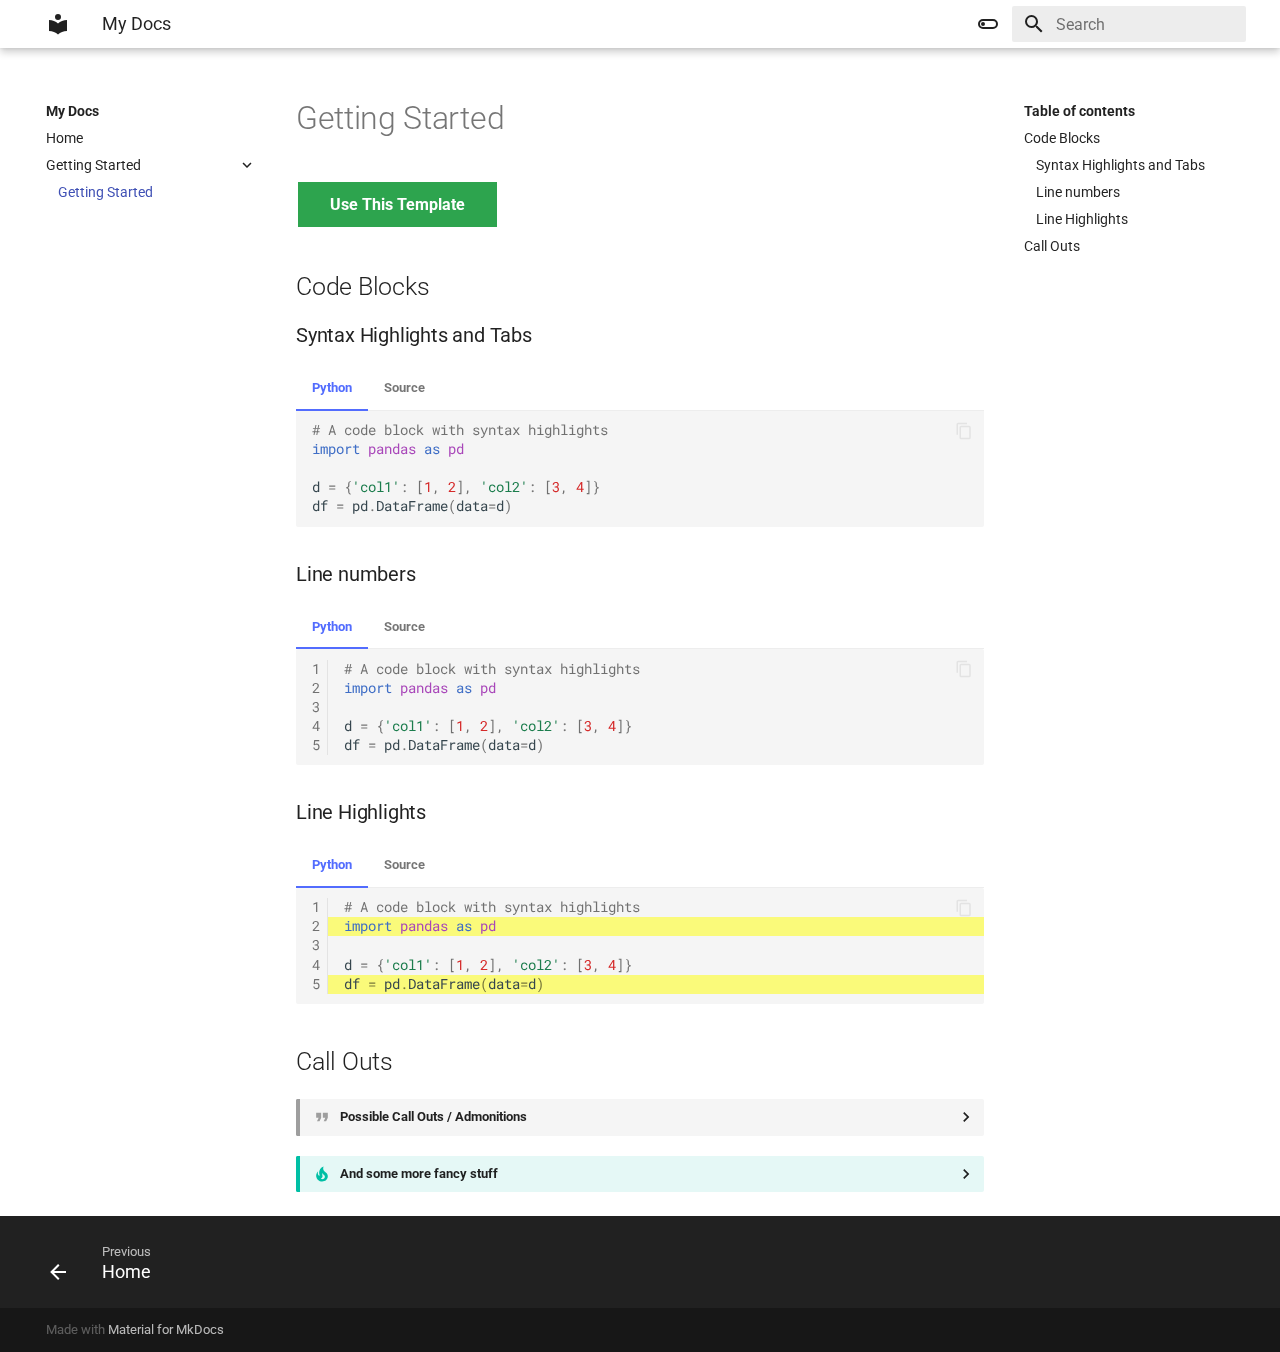
<file: getting-started/index.html>
<!doctype html><html lang=en class=no-js> <head><meta charset=utf-8><meta name=viewport content="width=device-width,initial-scale=1"><link rel=icon href=../assets/images/favicon.png><meta name=generator content="mkdocs-1.2.2, mkdocs-material-7.2.6"><title>Getting Started - My Docs</title><link rel=stylesheet href=../assets/stylesheets/main.802231af.min.css><link rel=stylesheet href=../assets/stylesheets/palette.3f5d1f46.min.css><link rel=preconnect href=https://fonts.gstatic.com crossorigin><link rel=stylesheet href="https://fonts.googleapis.com/css?family=Roboto:300,400,400i,700%7CRoboto+Mono&display=fallback"><style>:root{--md-text-font-family:"Roboto";--md-code-font-family:"Roboto Mono"}</style><link rel=stylesheet href=../stylesheets/extra.css></head> <body dir=ltr data-md-color-scheme=default data-md-color-primary=white data-md-color-accent> <script>function __prefix(e){return new URL("..",location).pathname+"."+e}function __get(e,t=localStorage){return JSON.parse(t.getItem(__prefix(e)))}</script> <script>var palette=__get("__palette");if(null!==palette&&"object"==typeof palette.color)for(var key in palette.color)document.body.setAttribute("data-md-color-"+key,palette.color[key])</script> <input class=md-toggle data-md-toggle=drawer type=checkbox id=__drawer autocomplete=off> <input class=md-toggle data-md-toggle=search type=checkbox id=__search autocomplete=off> <label class=md-overlay for=__drawer></label> <div data-md-component=skip> <a href=#getting-started class=md-skip> Skip to content </a> </div> <div data-md-component=announce> </div> <header class=md-header data-md-component=header> <nav class="md-header__inner md-grid" aria-label=Header> <a href=.. title="My Docs" class="md-header__button md-logo" aria-label="My Docs" data-md-component=logo> <svg xmlns=http://www.w3.org/2000/svg viewbox="0 0 24 24"><path d="M12 8a3 3 0 0 0 3-3 3 3 0 0 0-3-3 3 3 0 0 0-3 3 3 3 0 0 0 3 3m0 3.54C9.64 9.35 6.5 8 3 8v11c3.5 0 6.64 1.35 9 3.54 2.36-2.19 5.5-3.54 9-3.54V8c-3.5 0-6.64 1.35-9 3.54z"/></svg> </a> <label class="md-header__button md-icon" for=__drawer> <svg xmlns=http://www.w3.org/2000/svg viewbox="0 0 24 24"><path d="M3 6h18v2H3V6m0 5h18v2H3v-2m0 5h18v2H3v-2z"/></svg> </label> <div class=md-header__title data-md-component=header-title> <div class=md-header__ellipsis> <div class=md-header__topic> <span class=md-ellipsis> My Docs </span> </div> <div class=md-header__topic data-md-component=header-topic> <span class=md-ellipsis> Getting Started </span> </div> </div> </div> <form class=md-header__option data-md-component=palette> <input class=md-option data-md-color-media="(prefers-color-scheme: light)" data-md-color-scheme=default data-md-color-primary=white data-md-color-accent aria-label="Switch to dark mode" type=radio name=__palette id=__palette_1> <label class="md-header__button md-icon" title="Switch to dark mode" for=__palette_2 hidden> <svg xmlns=http://www.w3.org/2000/svg viewbox="0 0 24 24"><path d="M7 10a2 2 0 0 1 2 2 2 2 0 0 1-2 2 2 2 0 0 1-2-2 2 2 0 0 1 2-2m10-3a5 5 0 0 1 5 5 5 5 0 0 1-5 5H7a5 5 0 0 1-5-5 5 5 0 0 1 5-5h10M7 9a3 3 0 0 0-3 3 3 3 0 0 0 3 3h10a3 3 0 0 0 3-3 3 3 0 0 0-3-3H7z"/></svg> </label> <input class=md-option data-md-color-media="(prefers-color-scheme: dark)" data-md-color-scheme=slate data-md-color-primary=black data-md-color-accent aria-label="Switch to light mode" type=radio name=__palette id=__palette_2> <label class="md-header__button md-icon" title="Switch to light mode" for=__palette_1 hidden> <svg xmlns=http://www.w3.org/2000/svg viewbox="0 0 24 24"><path d="M17 7H7a5 5 0 0 0-5 5 5 5 0 0 0 5 5h10a5 5 0 0 0 5-5 5 5 0 0 0-5-5m0 8a3 3 0 0 1-3-3 3 3 0 0 1 3-3 3 3 0 0 1 3 3 3 3 0 0 1-3 3z"/></svg> </label> </form> <label class="md-header__button md-icon" for=__search> <svg xmlns=http://www.w3.org/2000/svg viewbox="0 0 24 24"><path d="M9.5 3A6.5 6.5 0 0 1 16 9.5c0 1.61-.59 3.09-1.56 4.23l.27.27h.79l5 5-1.5 1.5-5-5v-.79l-.27-.27A6.516 6.516 0 0 1 9.5 16 6.5 6.5 0 0 1 3 9.5 6.5 6.5 0 0 1 9.5 3m0 2C7 5 5 7 5 9.5S7 14 9.5 14 14 12 14 9.5 12 5 9.5 5z"/></svg> </label> <div class=md-search data-md-component=search role=dialog> <label class=md-search__overlay for=__search></label> <div class=md-search__inner role=search> <form class=md-search__form name=search> <input type=text class=md-search__input name=query aria-label=Search placeholder=Search autocapitalize=off autocorrect=off autocomplete=off spellcheck=false data-md-component=search-query required> <label class="md-search__icon md-icon" for=__search> <svg xmlns=http://www.w3.org/2000/svg viewbox="0 0 24 24"><path d="M9.5 3A6.5 6.5 0 0 1 16 9.5c0 1.61-.59 3.09-1.56 4.23l.27.27h.79l5 5-1.5 1.5-5-5v-.79l-.27-.27A6.516 6.516 0 0 1 9.5 16 6.5 6.5 0 0 1 3 9.5 6.5 6.5 0 0 1 9.5 3m0 2C7 5 5 7 5 9.5S7 14 9.5 14 14 12 14 9.5 12 5 9.5 5z"/></svg> <svg xmlns=http://www.w3.org/2000/svg viewbox="0 0 24 24"><path d="M20 11v2H8l5.5 5.5-1.42 1.42L4.16 12l7.92-7.92L13.5 5.5 8 11h12z"/></svg> </label> <nav class=md-search__options aria-label=Search> <a href=javascript:void(0) class="md-search__icon md-icon" aria-label=Share data-clipboard data-clipboard-text data-md-component=search-share tabindex=-1> <svg xmlns=http://www.w3.org/2000/svg viewbox="0 0 24 24"><path d="M18 16.08c-.76 0-1.44.3-1.96.77L8.91 12.7c.05-.23.09-.46.09-.7 0-.24-.04-.47-.09-.7l7.05-4.11c.54.5 1.25.81 2.04.81a3 3 0 0 0 3-3 3 3 0 0 0-3-3 3 3 0 0 0-3 3c0 .24.04.47.09.7L8.04 9.81C7.5 9.31 6.79 9 6 9a3 3 0 0 0-3 3 3 3 0 0 0 3 3c.79 0 1.5-.31 2.04-.81l7.12 4.15c-.05.21-.08.43-.08.66 0 1.61 1.31 2.91 2.92 2.91 1.61 0 2.92-1.3 2.92-2.91A2.92 2.92 0 0 0 18 16.08z"/></svg> </a> <button type=reset class="md-search__icon md-icon" aria-label=Clear tabindex=-1> <svg xmlns=http://www.w3.org/2000/svg viewbox="0 0 24 24"><path d="M19 6.41 17.59 5 12 10.59 6.41 5 5 6.41 10.59 12 5 17.59 6.41 19 12 13.41 17.59 19 19 17.59 13.41 12 19 6.41z"/></svg> </button> </nav> <div class=md-search__suggest data-md-component=search-suggest></div> </form> <div class=md-search__output> <div class=md-search__scrollwrap data-md-scrollfix> <div class=md-search-result data-md-component=search-result> <div class=md-search-result__meta> Initializing search </div> <ol class=md-search-result__list></ol> </div> </div> </div> </div> </div> </nav> </header> <div class=md-container data-md-component=container> <main class=md-main data-md-component=main> <div class="md-main__inner md-grid"> <div class="md-sidebar md-sidebar--primary" data-md-component=sidebar data-md-type=navigation> <div class=md-sidebar__scrollwrap> <div class=md-sidebar__inner> <nav class="md-nav md-nav--primary" aria-label=Navigation data-md-level=0> <label class=md-nav__title for=__drawer> <a href=.. title="My Docs" class="md-nav__button md-logo" aria-label="My Docs" data-md-component=logo> <svg xmlns=http://www.w3.org/2000/svg viewbox="0 0 24 24"><path d="M12 8a3 3 0 0 0 3-3 3 3 0 0 0-3-3 3 3 0 0 0-3 3 3 3 0 0 0 3 3m0 3.54C9.64 9.35 6.5 8 3 8v11c3.5 0 6.64 1.35 9 3.54 2.36-2.19 5.5-3.54 9-3.54V8c-3.5 0-6.64 1.35-9 3.54z"/></svg> </a> My Docs </label> <ul class=md-nav__list data-md-scrollfix> <li class=md-nav__item> <a href=.. class=md-nav__link> Home </a> </li> <li class="md-nav__item md-nav__item--active md-nav__item--nested"> <input class="md-nav__toggle md-toggle" data-md-toggle=__nav_2 type=checkbox id=__nav_2 checked> <label class=md-nav__link for=__nav_2> Getting Started <span class="md-nav__icon md-icon"></span> </label> <nav class=md-nav aria-label="Getting Started" data-md-level=1> <label class=md-nav__title for=__nav_2> <span class="md-nav__icon md-icon"></span> Getting Started </label> <ul class=md-nav__list data-md-scrollfix> <li class="md-nav__item md-nav__item--active"> <input class="md-nav__toggle md-toggle" data-md-toggle=toc type=checkbox id=__toc> <label class="md-nav__link md-nav__link--active" for=__toc> Getting Started <span class="md-nav__icon md-icon"></span> </label> <a href=./ class="md-nav__link md-nav__link--active"> Getting Started </a> <nav class="md-nav md-nav--secondary" aria-label="Table of contents"> <label class=md-nav__title for=__toc> <span class="md-nav__icon md-icon"></span> Table of contents </label> <ul class=md-nav__list data-md-component=toc data-md-scrollfix> <li class=md-nav__item> <a href=#code-blocks class=md-nav__link> Code Blocks </a> <nav class=md-nav aria-label="Code Blocks"> <ul class=md-nav__list> <li class=md-nav__item> <a href=#syntax-highlights-and-tabs class=md-nav__link> Syntax Highlights and Tabs </a> </li> <li class=md-nav__item> <a href=#line-numbers class=md-nav__link> Line numbers </a> </li> <li class=md-nav__item> <a href=#line-highlights class=md-nav__link> Line Highlights </a> </li> </ul> </nav> </li> <li class=md-nav__item> <a href=#call-outs class=md-nav__link> Call Outs </a> </li> </ul> </nav> </li> </ul> </nav> </li> </ul> </nav> </div> </div> </div> <div class="md-sidebar md-sidebar--secondary" data-md-component=sidebar data-md-type=toc> <div class=md-sidebar__scrollwrap> <div class=md-sidebar__inner> <nav class="md-nav md-nav--secondary" aria-label="Table of contents"> <label class=md-nav__title for=__toc> <span class="md-nav__icon md-icon"></span> Table of contents </label> <ul class=md-nav__list data-md-component=toc data-md-scrollfix> <li class=md-nav__item> <a href=#code-blocks class=md-nav__link> Code Blocks </a> <nav class=md-nav aria-label="Code Blocks"> <ul class=md-nav__list> <li class=md-nav__item> <a href=#syntax-highlights-and-tabs class=md-nav__link> Syntax Highlights and Tabs </a> </li> <li class=md-nav__item> <a href=#line-numbers class=md-nav__link> Line numbers </a> </li> <li class=md-nav__item> <a href=#line-highlights class=md-nav__link> Line Highlights </a> </li> </ul> </nav> </li> <li class=md-nav__item> <a href=#call-outs class=md-nav__link> Call Outs </a> </li> </ul> </nav> </div> </div> </div> <div class=md-content data-md-component=content> <article class="md-content__inner md-typeset"> <h1 id=getting-started>Getting Started</h1> <p><a class="md-button use-this-template" href=https://github.com/mnoumanshahzad/mkdocs-material-boilerplate/generate>Use This Template</a></p> <h2 id=code-blocks>Code Blocks</h2> <h3 id=syntax-highlights-and-tabs>Syntax Highlights and Tabs</h3> <div class=tabbed-set data-tabs=1:2><input checked=checked id=__tabbed_1_1 name=__tabbed_1 type=radio><label for=__tabbed_1_1>Python</label><div class=tabbed-content> <div class=highlight><pre><span></span><code><span class=c1># A code block with syntax highlights</span>
<span class=kn>import</span> <span class=nn>pandas</span> <span class=k>as</span> <span class=nn>pd</span>

<span class=n>d</span> <span class=o>=</span> <span class=p>{</span><span class=s1>&#39;col1&#39;</span><span class=p>:</span> <span class=p>[</span><span class=mi>1</span><span class=p>,</span> <span class=mi>2</span><span class=p>],</span> <span class=s1>&#39;col2&#39;</span><span class=p>:</span> <span class=p>[</span><span class=mi>3</span><span class=p>,</span> <span class=mi>4</span><span class=p>]}</span>
<span class=n>df</span> <span class=o>=</span> <span class=n>pd</span><span class=o>.</span><span class=n>DataFrame</span><span class=p>(</span><span class=n>data</span><span class=o>=</span><span class=n>d</span><span class=p>)</span>
</code></pre></div> </div> <input id=__tabbed_1_2 name=__tabbed_1 type=radio><label for=__tabbed_1_2>Source</label><div class=tabbed-content> <div class=highlight><pre><span></span><code>  ```python
  # A code block with syntax highlights
  import pandas as pd

  d = {&#39;col1&#39;: [1, 2], &#39;col2&#39;: [3, 4]}
  df = pd.DataFrame(data=d)
  ```
</code></pre></div> </div> </div> <h3 id=line-numbers>Line numbers</h3> <div class=tabbed-set data-tabs=2:2><input checked=checked id=__tabbed_2_1 name=__tabbed_2 type=radio><label for=__tabbed_2_1>Python</label><div class=tabbed-content> <table class=highlighttable><tr><td class=linenos><div class=linenodiv><pre><span></span><span class=normal>1</span>
<span class=normal>2</span>
<span class=normal>3</span>
<span class=normal>4</span>
<span class=normal>5</span></pre></div></td><td class=code><div class=highlight><pre><span></span><code><span class=c1># A code block with syntax highlights</span>
<span class=kn>import</span> <span class=nn>pandas</span> <span class=k>as</span> <span class=nn>pd</span>

<span class=n>d</span> <span class=o>=</span> <span class=p>{</span><span class=s1>&#39;col1&#39;</span><span class=p>:</span> <span class=p>[</span><span class=mi>1</span><span class=p>,</span> <span class=mi>2</span><span class=p>],</span> <span class=s1>&#39;col2&#39;</span><span class=p>:</span> <span class=p>[</span><span class=mi>3</span><span class=p>,</span> <span class=mi>4</span><span class=p>]}</span>
<span class=n>df</span> <span class=o>=</span> <span class=n>pd</span><span class=o>.</span><span class=n>DataFrame</span><span class=p>(</span><span class=n>data</span><span class=o>=</span><span class=n>d</span><span class=p>)</span>
</code></pre></div> </td></tr></table> </div> <input id=__tabbed_2_2 name=__tabbed_2 type=radio><label for=__tabbed_2_2>Source</label><div class=tabbed-content> <div class=highlight><pre><span></span><code>  ```python linenums=&quot;1&quot;
  # A code block with syntax highlights
  import pandas as pd

  d = {&#39;col1&#39;: [1, 2], &#39;col2&#39;: [3, 4]}
  df = pd.DataFrame(data=d)
  ```
</code></pre></div> </div> </div> <h3 id=line-highlights>Line Highlights</h3> <div class=tabbed-set data-tabs=3:2><input checked=checked id=__tabbed_3_1 name=__tabbed_3 type=radio><label for=__tabbed_3_1>Python</label><div class=tabbed-content> <table class=highlighttable><tr><td class=linenos><div class=linenodiv><pre><span></span><span class=normal>1</span>
<span class=normal>2</span>
<span class=normal>3</span>
<span class=normal>4</span>
<span class=normal>5</span></pre></div></td><td class=code><div class=highlight><pre><span></span><code><span class=c1># A code block with syntax highlights</span>
<span class=hll><span class=kn>import</span> <span class=nn>pandas</span> <span class=k>as</span> <span class=nn>pd</span>
</span>
<span class=n>d</span> <span class=o>=</span> <span class=p>{</span><span class=s1>&#39;col1&#39;</span><span class=p>:</span> <span class=p>[</span><span class=mi>1</span><span class=p>,</span> <span class=mi>2</span><span class=p>],</span> <span class=s1>&#39;col2&#39;</span><span class=p>:</span> <span class=p>[</span><span class=mi>3</span><span class=p>,</span> <span class=mi>4</span><span class=p>]}</span>
<span class=hll><span class=n>df</span> <span class=o>=</span> <span class=n>pd</span><span class=o>.</span><span class=n>DataFrame</span><span class=p>(</span><span class=n>data</span><span class=o>=</span><span class=n>d</span><span class=p>)</span>
</span></code></pre></div> </td></tr></table> </div> <input id=__tabbed_3_2 name=__tabbed_3 type=radio><label for=__tabbed_3_2>Source</label><div class=tabbed-content> <div class=highlight><pre><span></span><code>  ```python hl_lines=&quot;2 5&quot; linenums=&quot;1&quot;
  # A code block with syntax highlights
  import pandas as pd

  d = {&#39;col1&#39;: [1, 2], &#39;col2&#39;: [3, 4]}
  df = pd.DataFrame(data=d)
  ```
</code></pre></div> </div> </div> <h2 id=call-outs>Call Outs</h2> <details class=quote><summary>Possible Call Outs / Admonitions</summary><div class="admonition note"> <p class=admonition-title>Note</p> </div> <div class="admonition abstract"> <p class=admonition-title>Abstract</p> </div> <div class="admonition info"> <p class=admonition-title>Info</p> </div> <div class="admonition tip"> <p class=admonition-title>Tip</p> </div> <div class="admonition success"> <p class=admonition-title>Success</p> </div> <div class="admonition question"> <p class=admonition-title>Question</p> </div> <div class="admonition warning"> <p class=admonition-title>Warning</p> </div> <div class="admonition failure"> <p class=admonition-title>Failure</p> </div> <div class="admonition danger"> <p class=admonition-title>Danger</p> </div> <div class="admonition bug"> <p class=admonition-title>Bug</p> </div> <div class="admonition example"> <p class=admonition-title>Example</p> </div> <div class="admonition quote"> <p class=admonition-title>Quote</p> </div> </details> <details class=tip><summary>And some more fancy stuff</summary><div class="admonition note"> <p class=admonition-title>Note</p> <div class="admonition danger"> <p class=admonition-title>Danger</p> <p>Wow...!!</p> </div> </div> <div class=highlight><pre><span></span><code><span class=kn>import</span> <span class=nn>something</span> 

<span class=nb>print</span><span class=p>(</span><span class=s2>&quot;A&quot;</span><span class=p>)</span>
<span class=nb>print</span><span class=p>(</span><span class=s2>&quot;  nested code block&quot;</span><span class=p>)</span>
<span class=nb>print</span><span class=p>(</span><span class=s2>&quot;         code block&quot;</span><span class=p>)</span>
<span class=nb>print</span><span class=p>(</span><span class=s2>&quot;              block&quot;</span><span class=p>)</span>
</code></pre></div> </details> </article> </div> </div> <a href=# class="md-top md-icon" data-md-component=top data-md-state=hidden> <svg xmlns=http://www.w3.org/2000/svg viewbox="0 0 24 24"><path d="M13 20h-2V8l-5.5 5.5-1.42-1.42L12 4.16l7.92 7.92-1.42 1.42L13 8v12z"/></svg> Back to top </a> </main> <footer class=md-footer> <nav class="md-footer__inner md-grid" aria-label=Footer> <a href=.. class="md-footer__link md-footer__link--prev" aria-label="Previous: Home" rel=prev> <div class="md-footer__button md-icon"> <svg xmlns=http://www.w3.org/2000/svg viewbox="0 0 24 24"><path d="M20 11v2H8l5.5 5.5-1.42 1.42L4.16 12l7.92-7.92L13.5 5.5 8 11h12z"/></svg> </div> <div class=md-footer__title> <div class=md-ellipsis> <span class=md-footer__direction> Previous </span> Home </div> </div> </a> </nav> <div class="md-footer-meta md-typeset"> <div class="md-footer-meta__inner md-grid"> <div class=md-footer-copyright> Made with <a href=https://squidfunk.github.io/mkdocs-material/ target=_blank rel=noopener> Material for MkDocs </a> </div> </div> </div> </footer> </div> <div class=md-dialog data-md-component=dialog> <div class="md-dialog__inner md-typeset"></div> </div> <script id=__config type=application/json>{"base": "..", "features": ["content.tabs.link", "navigation.instant", "navigation.top", "search.share", "search.suggest"], "translations": {"clipboard.copy": "Copy to clipboard", "clipboard.copied": "Copied to clipboard", "search.config.lang": "en", "search.config.pipeline": "trimmer, stopWordFilter", "search.config.separator": "[\\s\\-]+", "search.placeholder": "Search", "search.result.placeholder": "Type to start searching", "search.result.none": "No matching documents", "search.result.one": "1 matching document", "search.result.other": "# matching documents", "search.result.more.one": "1 more on this page", "search.result.more.other": "# more on this page", "search.result.term.missing": "Missing", "select.version.title": "Select version"}, "search": "../assets/javascripts/workers/search.409db549.min.js", "version": null}</script> <script src=../assets/javascripts/bundle.756773cc.min.js></script> </body> </html>
</file>
